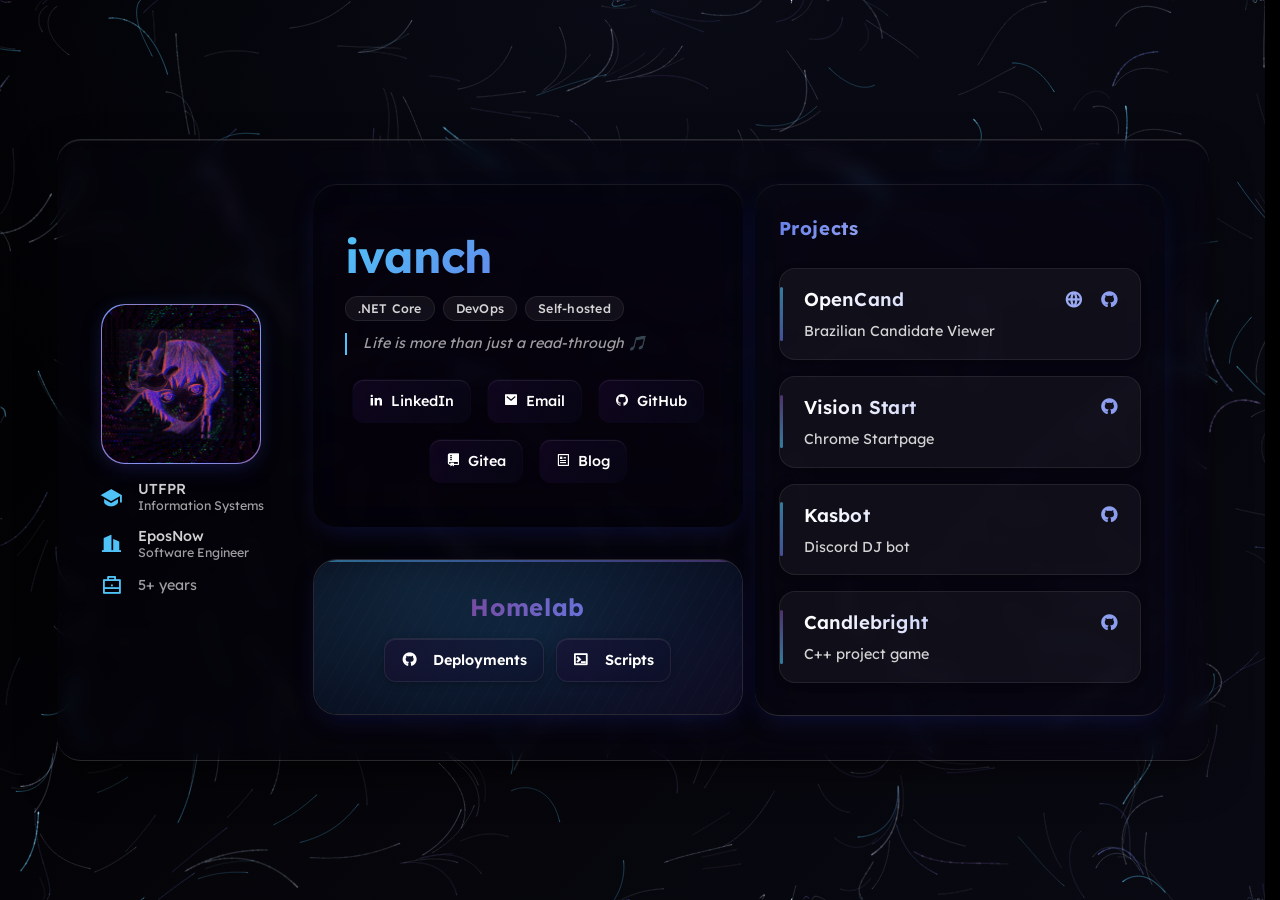
<file: index.html>
<!DOCTYPE html>
<html lang="en">
<head>
    <meta charset="UTF-8">
    <meta name="viewport" content="width=device-width, initial-scale=1.0, viewport-fit=cover">
    <meta name="description" content="ivanch's personal portfolio showcasing projects and homelab setup.">
    <meta name="author" content="ivanch">
    
    <meta name="format-detection" content="telephone=no">
    <meta name="mobile-web-app-capable" content="yes">
    <meta name="apple-mobile-web-app-capable" content="yes">
    <meta name="apple-mobile-web-app-status-bar-style" content="black-translucent">

    <link rel="icon" href="/assets/favicon.ico" type="image/x-icon">

    <title>ivanch</title>
    <link rel="stylesheet" href="css/main.css?v=20261012-1">

    <link rel="stylesheet" href="css/sections/profile.css?v=20261011-2">
    <link rel="stylesheet" href="css/sections/homelab.css?v=20261011-2">
    <link rel="stylesheet" href="css/sections/projects.css?v=20261011-2">
    <link rel="stylesheet" href="css/sections/hero.css?v=20261011-2">

    <link rel="stylesheet" href="css/matrix.css?v=20261012-1">
    <link rel="stylesheet" href="css/button.css">
    
    <!-- Remix Icon subset (only the icons used on this page) -->
    <link rel="stylesheet" href="css/icons.css">
</head>
<body>
    <canvas class="matrix-canvas" id="matrixCanvas"></canvas>

    <main class="main-container">
        <div class="glass hero-card">
            <div class="profile-container">
                <div class="avatar">
                    <img src="/assets/lain.jpg" alt="Avatar" width="320" height="320" decoding="async" />
                </div>
                <div class="profile-info">
                    <div class="profile-info-item">
                        <i class="ri-graduation-cap-fill"></i>
                        <span class="profile-info-value">
                            <span>UTFPR</span>
                            <span>Information Systems</span>
                        </span>
                    </div>
                    <div class="profile-info-item">
                        <i class="ri-building-2-fill"></i>
                        <span class="profile-info-value">
                            <span>EposNow</span>
                            <span>Software Engineer</span>
                        </span>
                    </div>
                    <div class="profile-info-item">
                        <i class="ri-briefcase-line"></i>
                        <span class="profile-info-value">5+ years</span>
                    </div>
                </div>
            </div>
            <div class="hero-details">
                <div class="hero-main-column">
                    <div class="content">
                        <h2 class="name">ivanch</h2>
                        <div class="tech-tags">
                            <span class="tech-tag">.NET Core</span>
                            <span class="tech-tag">DevOps</span>
                            <span class="tech-tag">Self-hosted</span>
                        </div>
                        <em class="quote">Life is more than just a read-through &#127925;</em>
                        <div class="social-links">
                            <a href="https://www.linkedin.com/in/joseivanch/" class="btn social-link" target="_blank" rel="noopener noreferrer" aria-label="LinkedIn">
                                <i class="ri-linkedin-fill"></i> <span>LinkedIn</span>
                            </a>
                            <a href="#" class="btn social-link" id="email-link" aria-label="Copy email address to clipboard">
                                <i class="ri-mail-fill"></i> <span>Email</span>
                            </a>
                            <span class="email-tooltip" id="email-tooltip">Copied!</span>
                            <a href="https://github.com/ivanch" class="btn social-link" target="_blank" rel="noopener noreferrer" aria-label="GitHub">
                                <i class="ri-github-fill"></i> <span>GitHub</span>
                            </a>
                            <a href="https://git.ivanch.me/ivanch" class="btn social-link" target="_blank" rel="noopener noreferrer" aria-label="Gitea">
                                <i class="ri-git-repository-fill"></i> <span>Gitea</span>
                            </a>
                            <a href="https://blog.ivanch.me" class="btn social-link" target="_blank" rel="noopener noreferrer" aria-label="Blog">
                                <i class="ri-article-line"></i> <span>Blog</span>
                            </a>
                        </div>
                    </div>
                    <div class="homelab-section">
                        <div class="homelab-background"></div>
                        <h3 class="homelab-title">Homelab</h3>
                        <div class="homelab-buttons">
                            <a href="https://github.com/ivanch/haven" class="btn homelab-btn" target="_blank" rel="noopener noreferrer" aria-label="Homelab deployments on GitHub"><i class="ri-github-fill"></i> Deployments</a>
                            <a href="https://git.ivanch.me/ivanch/server-scripts" class="btn homelab-btn" target="_blank" rel="noopener noreferrer" aria-label="Homelab server scripts on Gitea"><i class="ri-terminal-box-line"></i> Scripts</a>
                        </div>
                    </div>
                </div>
                <div class="projects-section">
                    <h3 class="projects-title">Projects</h3>
                    <div class="project">
                        <div class="project-title">
                            <span>OpenCand</span>
                            <span class="project-icons">
                                <a href="https://opencand.ivanch.me" class="project-icon-link" target="_blank" rel="noopener noreferrer" aria-label="OpenCand website" title="Website">
                                    <i class="ri-global-line"></i>
                                </a>
                                <a href="https://github.com/ivanch/opencand" class="project-icon-link" target="_blank" rel="noopener noreferrer" aria-label="OpenCand on GitHub" title="GitHub">
                                    <i class="ri-github-fill"></i>
                                </a>
                            </span>
                        </div>
                        <div class="project-desc">Brazilian Candidate Viewer</div>
                    </div>
                    <div class="project">
                        <div class="project-title">
                            <span>Vision Start</span>
                            <span class="project-icons">
                                <a href="https://github.com/ivanch/vision-start" class="project-icon-link" target="_blank" rel="noopener noreferrer" aria-label="Vision Start on GitHub" title="GitHub">
                                    <i class="ri-github-fill"></i>
                                </a>
                            </span>
                        </div>
                        <div class="project-desc">Chrome Startpage</div>
                    </div>
                    <div class="project">
                        <div class="project-title">
                            <span>Kasbot</span>
                            <span class="project-icons">
                                <a href="https://github.com/ivanch/kasbot" class="project-icon-link" target="_blank" rel="noopener noreferrer" aria-label="Kasbot on GitHub" title="GitHub">
                                    <i class="ri-github-fill"></i>
                                </a>
                            </span>
                        </div>
                        <div class="project-desc">Discord DJ bot</div>
                    </div>
                    <div class="project">
                        <div class="project-title">
                            <span>Candlebright</span>
                            <span class="project-icons">
                                <a href="https://github.com/ivanch/candlebright" class="project-icon-link" target="_blank" rel="noopener noreferrer" aria-label="Candlebright on GitHub" title="GitHub">
                                    <i class="ri-github-fill"></i>
                                </a>
                            </span>
                        </div>
                        <div class="project-desc">C++ project game</div>
                    </div>
                </div>
            </div>
        </div>
    </main>

    <script src="js/flowfield.js?v=20261012-1"></script>
    <script src="js/social.js"></script>
</body>
</html>
</file>
<file: css/main.css>
@import url('variables.css');
@import url('https://fonts.googleapis.com/css2?family=Lexend:wght@100..900&display=swap');
@import url('https://fonts.googleapis.com/css2?family=JetBrains+Mono:wght@400..700&display=swap');

* {
    margin: 0;
    padding: 0;
    box-sizing: border-box;
}

html {
    scrollbar-gutter: stable;
}

body {
    font-family: var(--font-family);
    background: var(--background-color);
    min-height: 100vh;
    position: relative;
    color: var(--text-color);
    -webkit-font-smoothing: antialiased;
    -moz-osx-font-smoothing: grayscale;
    -webkit-text-size-adjust: 100%;
    -ms-text-size-adjust: 100%;
}

h1, h2, h3, h4, h5, h6 {
    font-weight: 600;
    color: var(--text-color);
}

a {
    text-decoration: none;
    color: var(--primary-color);
    transition: color var(--dur-fast) var(--ease-out-soft);
}

a:hover {
    color: var(--primary-color-light);
}

ul {
    list-style: none;
}

img {
    max-width: 100%;
    height: auto;
}

/* ------------------------------------------------------------------ */
/* Glass surface (refined shadow animation: calmer two-state pulse)   */
/* ------------------------------------------------------------------ */
.glass {
    background: var(--glass-background);
    backdrop-filter: blur(8px) saturate(140%);
    -webkit-backdrop-filter: blur(8px) saturate(140%);
    border-radius: var(--border-radius-large);
    border-top: 1px solid var(--glass-border);
    border-bottom: 1px solid var(--glass-border);
    box-shadow: var(--shadow-lg), var(--inset-shadow);
    animation: glass-shadow 10s ease-in-out infinite;
}

.main-container {
    --page-gutter: var(--space-lg);
    --page-top: var(--space-xl);
    position: relative;
    margin: 0 auto;
    max-width: 1200px;
    width: 100%;
    min-height: 100vh;
    min-height: 100svh;
    padding: var(--page-top) var(--page-gutter) var(--space-xl);
    display: flex;
    align-items: center;
    justify-content: center;
}

@keyframes fadeInUp {
    from {
        opacity: 0;
        transform: translateY(28px);
    }
    to {
        opacity: 1;
        transform: translateY(0);
    }
}

/* Subtle, calm pulsing shadow for .glass */
@keyframes glass-shadow {
    0%, 100% {
        box-shadow:
            0 8px 24px -6px var(--glass-shadow),
            0 18px 48px -16px var(--dark-shadow-20),
            inset 0 1px 0 rgba(255, 255, 255, 0.08);
    }
    50% {
        box-shadow:
            0 12px 32px -6px var(--tertiary-color-20),
            0 28px 72px -24px var(--dark-shadow-18),
            inset 0 1px 0 rgba(255, 255, 255, 0.1);
    }
}

.content {
    color: var(--text-color);
    background: rgba(0, 0, 0, 0.12);
    backdrop-filter: blur(32px) saturate(180%) brightness(1.08);
    -webkit-backdrop-filter: blur(32px) saturate(180%) brightness(1.08);
    border-radius: var(--border-radius-large);
    box-shadow: var(--shadow-md), var(--inset-shadow);
    padding: var(--space-2xl) var(--space-xl);
    transition: background var(--dur-med) var(--ease-out-soft),
                box-shadow var(--dur-med) var(--ease-out-soft);
    min-width: 0;
    width: 100%;
}

/* ------------------------------------------------------------------ */
/* Accessibility                                                       */
/* ------------------------------------------------------------------ */
:focus-visible {
    outline: 2px solid var(--primary-500);
    outline-offset: 2px;
    border-radius: var(--radius-sm);
}

@media (prefers-reduced-motion: reduce) {
    .glass {
        animation: none !important;
    }
    *, *::before, *::after {
        animation-duration: 0.001ms !important;
        animation-iteration-count: 1 !important;
        transition-duration: 0.001ms !important;
        scroll-behavior: auto !important;
    }
}

/* High DPI display optimizations */
@media only screen and (-webkit-min-device-pixel-ratio: 2),
       only screen and (min--moz-device-pixel-ratio: 2),
       only screen and (-o-min-device-pixel-ratio: 2/1),
       only screen and (min-device-pixel-ratio: 2),
       only screen and (min-resolution: 192dpi),
       only screen and (min-resolution: 2dppx) {
    .glass {
        backdrop-filter: blur(12px) saturate(140%);
        -webkit-backdrop-filter: blur(12px) saturate(140%);
    }
    .content {
        backdrop-filter: blur(40px) saturate(180%) brightness(1.08);
        -webkit-backdrop-filter: blur(40px) saturate(180%) brightness(1.08);
    }
}

/* ------------------------------------------------------------------ */
/* Mobile responsive layout                                            */
/* Keep the page in normal flow so short screens can scroll fully.    */
/* ------------------------------------------------------------------ */
@media (max-width: 1024px) {
    .main-container {
        --page-gutter: var(--space-md);
        align-items: flex-start;
    }

    .content {
        padding: var(--space-xl) var(--space-lg);
    }
}

@media (max-width: 480px) {
    .main-container {
        --page-gutter: var(--space-xs);
        --page-top: var(--space-md);
    }

    .content {
        padding: var(--space-lg) var(--space-md);
    }
}

/* Leave room for notches and the home indicator in landscape, too. */
@supports (padding: max(0px, env(safe-area-inset-left))) {
    .main-container {
        padding-top: max(var(--page-top), env(safe-area-inset-top));
        padding-left: max(var(--page-gutter), env(safe-area-inset-left));
        padding-right: max(var(--page-gutter), env(safe-area-inset-right));
        padding-bottom: max(var(--space-xl), env(safe-area-inset-bottom));
    }
}
</file>
<file: css/sections/profile.css>
.profile-container {
    position: relative;
}

.avatar {
    width: 160px;
    height: 160px;
    border-radius: var(--border-radius-large);
    background: linear-gradient(135deg, var(--secondary-500) 0%, var(--tertiary-500) 100%);
    display: flex;
    align-items: center;
    justify-content: center;
    color: var(--text-color);
    position: relative;
    border: 1px solid var(--glass-border-strong);
    box-shadow:
        var(--shadow-md),
        0 0 0 1px rgba(255, 255, 255, 0.04) inset;
    isolation: isolate;
}

/* Idle glow ring — slow, low amplitude, "alive" feel */
.avatar::after {
    content: "";
    position: absolute;
    inset: -1px;
    border-radius: inherit;
    background: conic-gradient(from 0deg,
            var(--primary-500),
            var(--secondary-500),
            var(--tertiary-400),
            var(--primary-500));
    filter: blur(8px) saturate(120%);
    opacity: 0.09;
    z-index: -1;
    animation: avatar-glow 12s linear infinite;
}

.avatar img {
    width: 100%;
    height: 100%;
    object-fit: cover;
    border-radius: var(--border-radius-large);
    position: relative;
    z-index: 2;
}

/* ------------------------------------------------------------------ */
/* Real glitch on hover                                               */
/* Two pseudo-layered clones (R + B channel shift + sliced clip-path) */
/* are generated via JS on .avatar; styles here control the animation.*/
/* ------------------------------------------------------------------ */
.avatar .glitch-layer {
    position: absolute;
    inset: 0;
    width: 100%;
    height: 100%;
    object-fit: cover;
    border-radius: var(--border-radius-large);
    pointer-events: none;
    opacity: 0;
    z-index: 3;
    mix-blend-mode: screen;
    transition: opacity 0.05s ease;
}

.avatar:hover .glitch-layer {
    opacity: 1;
}

.avatar .glitch-layer.r {
    filter: url("data:image/svg+xml,%3Csvg%20xmlns='http://www.w3.org/2000/svg'%3E%3Cfilter%20id='red'%3E%3CfeColorMatrix%20type='matrix'%20values='1%200%200%200%200%200%200%200%200%200%200%200%200%200%200%200%200%200%201%200'/%3E%3C/filter%3E%3C/svg%3E%23red");
}

.avatar:hover .glitch-layer.r {
    animation: glitch-anim-r 0.6s linear infinite;
}

.avatar .glitch-layer.b {
    filter: url("data:image/svg+xml,%3Csvg%20xmlns='http://www.w3.org/2000/svg'%3E%3Cfilter%20id='cyan'%3E%3CfeColorMatrix%20type='matrix'%20values='0%200%200%200%200%200%201%200%200%200%200%200%201%200%200%200%200%200%201%200'/%3E%3C/filter%3E%3C/svg%3E%23cyan");
}

.avatar:hover .glitch-layer.b {
    animation: glitch-anim-b 0.45s linear infinite;
}

@keyframes glitch-anim-r {
    0% {
        clip-path: inset(20% 0 60% 0);
        transform: translate(-4px, -2px) skewX(-2deg);
    }

    10% {
        clip-path: inset(65% 0 10% 0);
        transform: translate(3px, 2px) skewX(4deg);
    }

    20% {
        clip-path: inset(5% 0 85% 0);
        transform: translate(-2px, -3px) skewX(-1deg);
    }

    30% {
        clip-path: inset(80% 0 5% 0);
        transform: translate(4px, 1px) skewX(2deg);
    }

    40% {
        clip-path: inset(45% 0 45% 0);
        transform: translate(-3px, 3px) skewX(-4deg);
    }

    50% {
        clip-path: inset(12% 0 75% 0);
        transform: translate(2px, -1px) skewX(1deg);
    }

    60% {
        clip-path: inset(90% 0 2% 0);
        transform: translate(-5px, 2px) skewX(-3deg);
    }

    70% {
        clip-path: inset(30% 0 55% 0);
        transform: translate(3px, -2px) skewX(5deg);
    }

    80% {
        clip-path: inset(72% 0 18% 0);
        transform: translate(-1px, 4px) skewX(-2deg);
    }

    90% {
        clip-path: inset(50% 0 35% 0);
        transform: translate(5px, -1px) skewX(3deg);
    }

    100% {
        clip-path: inset(20% 0 60% 0);
        transform: translate(-4px, -2px) skewX(-2deg);
    }
}

@keyframes glitch-anim-b {
    0% {
        clip-path: inset(50% 0 30% 0);
        transform: translate(4px, 2px) skewX(3deg);
    }

    10% {
        clip-path: inset(15% 0 75% 0);
        transform: translate(-3px, -2px) skewX(-2deg);
    }

    20% {
        clip-path: inset(85% 0 5% 0);
        transform: translate(2px, 3px) skewX(4deg);
    }

    30% {
        clip-path: inset(35% 0 55% 0);
        transform: translate(-4px, -1px) skewX(-1deg);
    }

    40% {
        clip-path: inset(70% 0 15% 0);
        transform: translate(3px, -3px) skewX(2deg);
    }

    50% {
        clip-path: inset(5% 0 90% 0);
        transform: translate(-2px, 2px) skewX(-4deg);
    }

    60% {
        clip-path: inset(40% 0 45% 0);
        transform: translate(5px, -2px) skewX(1deg);
    }

    70% {
        clip-path: inset(60% 0 25% 0);
        transform: translate(-3px, 4px) skewX(-3deg);
    }

    80% {
        clip-path: inset(22% 0 68% 0);
        transform: translate(1px, -4px) skewX(5deg);
    }

    90% {
        clip-path: inset(95% 0 1% 0);
        transform: translate(-5px, 1px) skewX(-2deg);
    }

    100% {
        clip-path: inset(50% 0 30% 0);
        transform: translate(4px, 2px) skewX(3deg);
    }
}

@keyframes avatar-glow {
    0% {
        transform: rotate(0deg);
    }

    100% {
        transform: rotate(360deg);
    }
}

/* Remove leftover unused label rule; color: #222 was invisible on black */
.profile-info {
    margin-top: var(--space-md);
    display: flex;
    flex-direction: column;
    gap: var(--space-sm);
    align-items: flex-start;
}

.profile-info-item {
    display: flex;
    flex-direction: row;
    align-items: center;
    gap: var(--space-sm);
    font-size: var(--text-sm);
    background: none;
    border-radius: 0;
    padding: 0;
    box-shadow: none;
    transition: none;
}

.profile-info-item i {
    font-size: 1.3rem;
    color: var(--primary-500);
    margin-right: var(--space-2xs);
    flex-shrink: 0;
}

.profile-info-value {
    color: var(--text-color-mid);
    font-weight: 400;
    display: flex;
    flex-direction: column;
    line-height: 1.3;
}

.profile-info-value span {
    display: block;
}

.profile-info-value span:first-child {
    color: var(--text-color-light);
    font-weight: 500;
}

.profile-info-value span:last-child {
    color: var(--text-color-mid);
    font-size: var(--text-xs);
}

/* ------------------------------------------------------------------ */
/* Responsive                                                          */
/* ------------------------------------------------------------------ */
@media (min-width: 769px) and (max-width: 1024px) {
    .profile-container {
        display: flex;
        align-items: center;
        justify-content: center;
        gap: var(--space-xl);
    }

    .profile-container .profile-info {
        margin-top: 0;
        align-items: flex-start;
        text-align: left;
    }

    .profile-container .avatar {
        margin: 0;
        flex-shrink: 0;
    }
}

@media (max-width: 1024px) {
    .profile-info {
        align-items: center;
        margin-top: var(--space-lg);
    }

    .avatar {
        width: 140px;
        height: 140px;
        margin: 0 auto;
    }
}

@media (max-width: 768px) {
    .profile-container {
        text-align: center;
    }

    .profile-info {
        align-items: center;
        margin-top: var(--space-lg);
    }

    .profile-info-item {
        justify-content: center;
        text-align: center;
    }

    .avatar {
        width: 140px;
        height: 140px;
        margin: 0 auto;
    }
}

@media (max-width: 480px) {
    .profile-info {
        gap: var(--space-sm);
        margin-top: var(--space-md);
    }

    .profile-info-item {
        font-size: var(--text-sm);
        flex-direction: row;
        gap: var(--space-xs);
    }

    .profile-info-item i {
        font-size: 1.2rem;
        margin-right: var(--space-2xs);
    }

    .avatar {
        width: 120px;
        height: 120px;
    }
}

@media (max-width: 380px) {
    .avatar {
        width: 100px;
        height: 100px;
    }

    .profile-info-item {
        font-size: var(--text-sm);
    }
}
</file>
<file: css/sections/homelab.css>
.homelab-section {
    padding: var(--space-xl) var(--space-lg);
    background: rgba(20, 20, 30, 0.10);
    backdrop-filter: blur(48px);
    -webkit-backdrop-filter: blur(48px);
    border-radius: var(--border-radius-large);
    box-shadow: var(--shadow-md), var(--inset-shadow);
    border: 1px solid var(--glass-border);
    min-width: 0;
    width: 100%;
    align-self: stretch;
    display: flex;
    flex-direction: column;
    gap: var(--space-md);
    position: relative;
    overflow: hidden;
    text-align: center;
    transition: transform var(--dur-med) var(--ease-out-soft),
                border-color var(--dur-med) var(--ease-out-soft),
                box-shadow var(--dur-med) var(--ease-out-soft);
}

.homelab-section::before {
    content: "";
    position: absolute;
    top: 0;
    left: 0;
    width: 100%;
    height: 2px;
    background: var(--accent-gradient);
    opacity: 0.5;
    transition: opacity var(--dur-med) var(--ease-out-soft),
                box-shadow var(--dur-med) var(--ease-out-soft);
    z-index: 2;
}

.homelab-section:hover {
    transform: translateY(-2px);
    border-color: rgba(79, 195, 247, 0.25);
    box-shadow: var(--shadow-lg), var(--accent-glow-ring);
}

.homelab-section:hover::before {
    opacity: 1;
    box-shadow: 0 0 8px var(--primary-500);
}

/* Calm aurora background — single tasteful radial + fine grid overlay */
.homelab-background {
    position: absolute;
    top: 0;
    left: 0;
    width: 100%;
    height: 100%;
    z-index: -1;
    background:
        radial-gradient(120% 140% at 15% 10%, rgba(79, 195, 247, 0.16) 0%, rgba(6, 18, 38, 0) 50%),
        radial-gradient(120% 140% at 85% 90%, rgba(118, 75, 162, 0.16) 0%, rgba(10, 6, 24, 0) 55%),
        linear-gradient(135deg, rgba(10, 14, 30, 0.92) 0%, rgba(12, 22, 44, 0.88) 50%, rgba(14, 10, 36, 0.9) 100%);
    background-size: 160% 160%, 170% 170%, 100% 100%;
    animation: homelab-aurora 14s ease-in-out infinite;
    filter: saturate(1.1);
    transition: opacity var(--dur-med) var(--ease-out-soft),
                filter var(--dur-med) var(--ease-out-soft);
}

.homelab-section:hover .homelab-background {
    opacity: 0.95;
    filter: saturate(1.25) brightness(1.05);
}

.homelab-background::after {
    content: "";
    position: absolute;
    inset: 0;
    background:
        repeating-linear-gradient(
            120deg,
            rgba(120, 220, 255, 0.035) 0px,
            rgba(120, 220, 255, 0.035) 1px,
            rgba(10, 12, 24, 0) 1px,
            rgba(10, 12, 24, 0) 12px
        );
    mix-blend-mode: screen;
    opacity: 0.5;
    animation: homelab-grid 32s linear infinite;
    pointer-events: none;
}

.homelab-background::before {
    content: "";
    position: absolute;
    inset: 0;
    background: radial-gradient(80% 80% at 50% 50%, rgba(8, 12, 24, 0) 0%, rgba(8, 12, 24, 0.4) 70%, rgba(8, 12, 24, 0.7) 100%);
    pointer-events: none;
}

@keyframes homelab-aurora {
    0% {
        background-position: 0% 50%, 100% 40%, 0% 0%;
    }
    50% {
        background-position: 80% 40%, 20% 50%, 0% 0%;
    }
    100% {
        background-position: 0% 50%, 100% 40%, 0% 0%;
    }
}

@keyframes homelab-grid {
    0% { transform: translate3d(0, 0, 0); }
    100% { transform: translate3d(6%, 0, 0); }
}

@keyframes gradient-animation {
    0% { background-position: 0% 50%; }
    50% { background-position: 100% 50%; }
    100% { background-position: 0% 50%; }
}

/* Consolidated animated gradient title — shared utility across sections */
.homelab-title {
    font-size: var(--text-lg);
    font-weight: 700;
    margin: 0 auto;
    letter-spacing: 0.03em;
    background: linear-gradient(270deg,
            var(--primary-500),
            var(--secondary-500),
            var(--tertiary-500),
            var(--primary-color-light),
            var(--primary-500),
            var(--secondary-500),
            var(--tertiary-500));
    background-size: 800% 800%;
    -webkit-background-clip: text;
    -webkit-text-fill-color: transparent;
    background-clip: text;
    animation: gradient-animation 25s ease infinite;
}

.homelab-buttons {
    display: flex;
    gap: var(--space-sm);
    flex-wrap: wrap;
    justify-content: center;
    margin-top: auto;
    z-index: 2;
}

.homelab-buttons > a.homelab-btn {
    display: inline-flex;
    align-items: center;
    justify-content: center;
    padding: var(--space-sm) var(--space-md);
    border: 1px solid var(--surface-divider);
    border-radius: var(--radius-md);
    color: var(--text-color);
    font-weight: 600;
    text-decoration: none;
    min-height: 44px;
    font-size: var(--text-sm);
    background: var(--button-gradient);
    backdrop-filter: blur(10px);
    -webkit-backdrop-filter: blur(10px);
    box-shadow: var(--shadow-sm), var(--inset-shadow);
    transition: background var(--dur-fast) var(--ease-out-soft),
                border-color var(--dur-fast) var(--ease-out-soft),
                transform var(--dur-fast) var(--ease-out-soft),
                box-shadow var(--dur-fast) var(--ease-out-soft);
}

.homelab-buttons > a.homelab-btn i {
    margin-right: var(--space-xs);
    font-size: 1.1em;
    transition: transform var(--dur-fast) var(--ease-out-soft);
}

.homelab-buttons > a.homelab-btn:hover,
.homelab-buttons > a.homelab-btn:focus-visible {
    background: var(--button-hover-gradient);
    border-color: rgba(79, 195, 247, 0.4);
    transform: translateY(-1px) scale(1.012);
    box-shadow: var(--shadow-md), var(--accent-glow-ring);
}

.homelab-buttons > a.homelab-btn:hover i,
.homelab-buttons > a.homelab-btn:focus-visible i {
    transform: translateX(1px) scale(1.1);
}

/* ------------------------------------------------------------------ */
/* Responsive                                                          */
/* ------------------------------------------------------------------ */
@media (max-width: 768px) {
    .homelab-section {
        padding: var(--space-xl) var(--space-md);
    }

    .homelab-title {
        font-size: var(--text-md);
    }

    .homelab-buttons {
        justify-content: center;
    }
}

@media (max-width: 480px) {
    .homelab-section {
        padding: var(--space-lg) var(--space-md);
        gap: var(--space-md);
    }

    .homelab-title {
        font-size: var(--text-md);
    }

    .homelab-buttons {
        gap: var(--space-sm);
        flex-direction: column;
        align-items: stretch;
    }

    .homelab-btn {
        width: 100%;
        justify-content: center;
    }
}
</file>
<file: css/sections/projects.css>
.projects-section {
    display: flex;
    flex-direction: column;
    gap: var(--space-md);
    padding: var(--space-xl) var(--space-lg);
    background: rgba(20, 20, 30, 0.10);
    backdrop-filter: blur(24px) saturate(140%) brightness(1.08);
    -webkit-backdrop-filter: blur(24px) saturate(140%) brightness(1.08);
    border-radius: var(--border-radius-large);
    box-shadow: var(--shadow-md), var(--inset-shadow);
    border-bottom: 1px solid var(--glass-border);
    min-width: 0;
    width: 100%;
    align-self: stretch;
}

.projects-title {
    font-size: var(--text-md);
    font-weight: 700;
    margin-bottom: var(--space-sm);
    color: var(--text-color);
    letter-spacing: 0.03em;
    background: linear-gradient(135deg, var(--secondary-500) 0%, var(--text-color) 100%);
    -webkit-background-clip: text;
    -webkit-text-fill-color: transparent;
    background-clip: text;
}

/* ------------------------------------------------------------------ */
/* Project cards — unified surface + accent left bar                  */
/* nth-of-type replaces nth-child so .projects-title doesn't shift    */
/* the odd/even alternation (bug fix).                                */
/* ------------------------------------------------------------------ */
.project {
    position: relative;
    padding: var(--space-md) var(--space-md) var(--space-md) var(--space-lg);
    border-radius: var(--border-radius);
    background: var(--surface-raised);
    border: 1px solid var(--surface-divider);
    box-shadow: var(--shadow-sm);
    display: flex;
    flex-direction: column;
    gap: var(--space-2xs);
    transition: transform var(--dur-med) var(--ease-out-soft),
                box-shadow var(--dur-med) var(--ease-out-soft),
                border-color var(--dur-med) var(--ease-out-soft),
                filter var(--dur-med) var(--ease-out-soft);
    overflow: hidden;
}

/* Thin accent bar — rotating accent color per card */
.project::before {
    content: "";
    position: absolute;
    left: 0;
    top: 50%;
    transform: translateY(-50%);
    width: 3px;
    height: 60%;
    border-radius: var(--radius-pill);
    background: var(--primary-500);
    opacity: 0.6;
    transition: height var(--dur-med) var(--ease-out-soft),
                opacity var(--dur-med) var(--ease-out-soft);
}

.project:nth-of-type(odd)::before {
    background: linear-gradient(var(--primary-500), var(--secondary-500));
}

.project:nth-of-type(even)::before {
    background: linear-gradient(var(--tertiary-500), var(--primary-500));
}

.project:hover,
.project:focus-within {
    transform: translateY(-2px);
    box-shadow: var(--shadow-md), var(--accent-glow-ring);
    border-color: rgba(79, 195, 247, 0.3);
    filter: brightness(1.05) saturate(1.08);
}

.project:hover::before,
.project:focus-within::before {
    height: 85%;
    opacity: 1;
}

.project-title {
    font-size: var(--text-md);
    font-weight: 600;
    color: var(--text-color);
    margin-bottom: var(--space-2xs);
    letter-spacing: 0.01em;
    background: linear-gradient(90deg, var(--text-color) 0%, var(--secondary-400) 100%);
    -webkit-background-clip: text;
    -webkit-text-fill-color: transparent;
    background-clip: text;
    position: relative;
    display: flex;
    align-items: center;
    justify-content: space-between;
    gap: var(--space-sm);
}

.project-icons {
    display: flex;
    gap: var(--space-xs);
    align-items: center;
    flex: 0 0 auto;
    flex-wrap: nowrap;
}

/* Let titles wrap while keeping the action links available. */
.project-title > span:first-child {
    flex: 1 1 auto;
    min-width: 0;
    overflow-wrap: anywhere;
}

.project-icon-link {
    display: inline-flex;
    align-items: center;
    justify-content: center;
    width: 28px;
    height: 28px;
    border-radius: var(--radius-sm);
    color: var(--text-color-light);
    transition: background var(--dur-fast) var(--ease-out-soft),
                color var(--dur-fast) var(--ease-out-soft);
}

.project-icon-link:hover,
.project-icon-link:focus-visible {
    color: var(--primary-500);
    background: rgba(79, 195, 247, 0.12);
}

.project-desc {
    font-size: var(--text-sm);
    color: var(--text-color-light);
    font-weight: 400;
    line-height: 1.5;
}

/* ------------------------------------------------------------------ */
/* Responsive                                                          */
/* ------------------------------------------------------------------ */
@media (max-width: 1024px) {
    .project-icon-link {
        width: 44px;
        height: 44px;
    }
}

@media (pointer: coarse) {
    .project-icon-link {
        width: 44px;
        height: 44px;
    }
}

@media (max-width: 768px) {
    .projects-section {
        padding: var(--space-xl) var(--space-md);
        gap: var(--space-md);
    }

    .projects-title {
        font-size: var(--text-md);
        text-align: center;
        margin-bottom: var(--space-sm);
    }
}

@media (max-width: 480px) {
    .projects-section {
        padding: var(--space-lg) var(--space-md);
        gap: var(--space-sm);
    }

    .projects-title {
        font-size: var(--text-md);
    }

    .project {
        padding: var(--space-md) var(--space-sm) var(--space-md) var(--space-md);
    }

    .project-title {
        font-size: var(--text-sm);
    }

    .project-desc {
        font-size: var(--text-sm);
    }

    .project-icons {
        gap: var(--space-2xs);
    }
}

@media (max-width: 380px) {
    .project {
        padding: var(--space-sm) var(--space-xs) var(--space-sm) var(--space-sm);
    }

    .project-title {
        font-size: var(--text-sm);
        flex-direction: row;
        align-items: center;
        gap: var(--space-xs);
    }
}
</file>
<file: css/sections/hero.css>
/* ------------------------------------------------------------------ */
/* Hero card layout                                                   */
/* ------------------------------------------------------------------ */
.hero-card {
    padding: var(--space-2xl);
    width: 100%;
    display: grid;
    grid-template-columns: 180px minmax(0, 1fr);
    gap: var(--space-xl);
    align-items: center;
    animation: fadeInUp 0.8s var(--ease-out-expo);
}

.hero-details {
    display: grid;
    grid-template-columns: minmax(0, 1.05fr) minmax(0, 1fr);
    gap: var(--space-sm);
    align-items: stretch;
    min-width: 0;
    width: 100%;
    justify-content: flex-start;
}

.hero-main-column {
    display: flex;
    flex-direction: column;
    gap: var(--space-xl);
    flex: 1 1 auto;
    min-width: 0;
}

/* ------------------------------------------------------------------ */
/* Name / description / quote                                          */
/* ------------------------------------------------------------------ */
.name {
    font-size: var(--text-2xl);
    font-weight: 700;
    margin-bottom: var(--space-sm);
    background: var(--accent-gradient-text);
    -webkit-background-clip: text;
    -webkit-text-fill-color: transparent;
    background-clip: text;
    letter-spacing: -0.5px;
}

/* Terminal caret — blinks subtly after the name */
/* Tech chips for the skill tags line */
.tech-tags {
    display: flex;
    flex-wrap: wrap;
    gap: var(--space-xs);
    margin-bottom: var(--space-sm);
}

.tech-tag {
    display: inline-flex;
    align-items: center;
    padding: var(--space-2xs) var(--space-sm);
    font-size: var(--text-xs);
    font-weight: 500;
    color: var(--text-color-light);
    background: rgba(255, 255, 255, 0.05);
    border: 1px solid var(--surface-divider);
    border-radius: var(--radius-pill);
    letter-spacing: 0.02em;
    transition: background var(--dur-fast) var(--ease-out-soft),
                color var(--dur-fast) var(--ease-out-soft);
}

/* Styled pull-quote (the Lain line) */
.quote {
    display: block;
    margin-top: var(--space-sm);
    margin-bottom: var(--space-lg);
    padding-left: var(--space-md);
    font-size: var(--text-sm);
    color: var(--text-color-mid);
    font-style: italic;
    border-left: 2px solid var(--primary-500);
    line-height: 1.5;
}

/* ------------------------------------------------------------------ */
/* Social links                                                       */
/* ------------------------------------------------------------------ */
.social-links {
    display: flex;
    gap: var(--space-md);
    flex-wrap: wrap;
    justify-content: center;
    align-items: center;
    margin-top: var(--space-sm);
    position: relative;
}

.social-link {
    display: inline-flex;
    align-items: center;
    gap: var(--space-sm);
    transition: transform var(--dur-fast) var(--ease-out-soft),
                box-shadow var(--dur-fast) var(--ease-out-soft);
}

.social-link:hover {
    transform: translateY(-2px);
}

/* ------------------------------------------------------------------ */
/* Email tooltip (consolidated — was duplicated in original CSS)      */
/* ------------------------------------------------------------------ */
.email-tooltip {
    position: absolute;
    left: 50%;
    top: -32px;
    transform: translateX(-50%) scale(1);
    background: rgba(20, 22, 32, 0.96);
    color: #fff;
    padding: var(--space-xs) var(--space-md);
    border-radius: var(--radius-sm);
    border: 1px solid var(--glass-border);
    font-size: var(--text-sm);
    font-weight: 500;
    box-shadow: var(--shadow-md);
    opacity: 0;
    visibility: hidden;
    pointer-events: none;
    transition: opacity var(--dur-fast) var(--ease-out-soft),
                transform var(--dur-fast) var(--ease-out-soft);
    z-index: 10;
    white-space: nowrap;
}

.email-tooltip.is-visible {
    opacity: 1;
    visibility: visible;
    transform: translateX(-50%) translateY(-75%);
}

.email-tooltip::after {
    content: "";
    position: absolute;
    bottom: -5px;
    left: 50%;
    transform: translateX(-50%) rotate(45deg);
    width: 8px;
    height: 8px;
    background: rgba(20, 22, 32, 0.96);
    border-right: 1px solid var(--glass-border);
    border-bottom: 1px solid var(--glass-border);
}

/* ------------------------------------------------------------------ */
/* Responsive                                                          */
/* ------------------------------------------------------------------ */
@media (max-width: 1024px) {
    .hero-details {
        gap: var(--space-xl);
    }

    .hero-card {
        grid-template-columns: 1fr;
        text-align: center;
    }

    .hero-main-column {
        width: 100%;
        align-items: stretch;
    }

    .tech-tags {
        justify-content: center;
    }
}

@media (max-width: 768px) {
    .hero-card {
        grid-template-columns: 1fr;
        gap: var(--space-xl);
        padding: var(--space-xl) var(--space-lg);
        text-align: center;
    }

    .hero-details {
        grid-template-columns: minmax(0, 1fr);
        gap: var(--space-lg);
    }

    .name {
        font-size: var(--text-2xl);
    }

    .social-links {
        justify-content: center;
        gap: var(--space-sm);
    }
}

@media (max-width: 480px) {
    .hero-card {
        padding: var(--space-lg) var(--space-md);
    }

    .social-links {
        display: grid;
        grid-template-columns: repeat(2, minmax(0, 1fr));
        gap: var(--space-sm);
    }

    .social-link {
        padding: var(--space-sm) var(--space-md);
        font-size: var(--text-sm);
        min-width: 0;
        justify-content: center;
    }

    .social-link:last-child {
        grid-column: 1 / -1;
    }

    .social-link i {
        font-size: 16px;
    }
}
</file>
<file: css/matrix.css>
.matrix-canvas {
    position: fixed;
    top: 0;
    left: 0;
    width: 100%;
    height: 100%;
    z-index: -1;
    pointer-events: none;
    overflow: hidden;
    background: rgba(0, 0, 0, 0.88);
    /* Colors are pre-dimmed (x0.7) rather than using `filter: brightness()`,
       which would re-filter the whole animated canvas every frame. The
       particle colors get the same treatment in js/flowfield.js. */
    background-image:
        radial-gradient(120% 100% at 50% 0%, rgba(14, 17, 34, 0.55) 0%, rgba(0, 0, 0, 0) 60%),
        linear-gradient(135deg, rgba(0, 0, 0, 0.9) 0%, rgba(13, 13, 27, 0.72) 100%);
}

/* CSS only on phones/tablets and for reduced motion: no canvas work. */
/* Keep this query in sync with js/flowfield.js. */
@media (max-width: 1024px), (pointer: coarse), (prefers-reduced-motion: reduce) {
    body {
        background:
            radial-gradient(ellipse at 0% 0%, rgba(79, 195, 247, 0.18), transparent 55%),
            radial-gradient(ellipse at 100% 65%, rgba(118, 75, 162, 0.22), transparent 60%),
            linear-gradient(150deg, #0b1220, #100c1c);
    }

    .matrix-canvas,
    .avatar .glitch-layer {
        display: none;
    }

    .main-container .glass,
    .avatar::after,
    .homelab-background,
    .homelab-background::after,
    .homelab-title {
        animation: none;
    }

    /* Avoid blur compositing work while scrolling. */
    body .main-container :is(.glass, .content, .projects-section, .homelab-section, .btn) {
        backdrop-filter: none;
        -webkit-backdrop-filter: none;
    }
}
</file>
<file: css/button.css>
.btn {
    padding: var(--space-sm) var(--space-md);
    border: 1px solid transparent;
    border-radius: var(--radius-md);
    font-weight: 500;
    font-size: var(--text-sm);
    color: var(--text-color);
    background: var(--button-gradient);
    backdrop-filter: blur(10px);
    -webkit-backdrop-filter: blur(10px);
    box-shadow: var(--shadow-sm), var(--inset-shadow);
    transition:
        background var(--dur-fast) var(--ease-out-soft),
        transform var(--dur-fast) var(--ease-out-soft),
        box-shadow var(--dur-fast) var(--ease-out-soft);
    position: relative;
    overflow: hidden;
    display: inline-flex;
    align-items: center;
    justify-content: center;
    gap: var(--space-xs);
    min-height: 44px;
    text-align: center;
    -webkit-tap-highlight-color: transparent;
}

.btn::before {
    content: "";
    position: absolute;
    inset: 0;
    background: linear-gradient(120deg, transparent 30%, rgba(255, 255, 255, 0.06) 50%, transparent 70%);
    transform: translateX(-100%);
    transition: transform var(--dur-med) var(--ease-out-soft);
    pointer-events: none;
}

.btn:hover,
.btn:focus-visible {
    background: var(--button-hover-gradient);
    transform: translateY(-1px) scale(1.012);
    box-shadow: var(--shadow-md), var(--accent-glow-ring);
    color: var(--text-color);
}

.btn:hover::before,
.btn:focus-visible::before {
    transform: translateX(100%);
}

.btn:active {
    transform: translateY(0) scale(0.99);
}

@media (max-width: 768px) {
    .btn {
        min-height: 48px;
        padding: var(--space-md) var(--space-lg);
        font-size: var(--text-sm);
    }
}

@media (max-width: 480px) {
    .btn {
        padding: var(--space-sm) var(--space-md);
    }
}
</file>
<file: css/icons.css>
/*
* Remix Icon v3.5.0 (subset)
* https://remixicon.com
* Released under the Apache License Version 2.0
*
* Only the icons used by the site are included. The font file is a subset of
* remixicon.woff2 that contains just these glyphs. To add an icon, copy its
* rule from the full remixicon.css and re-subset the font with its codepoint.
*/
@font-face {
  font-family: "remixicon";
  src: url("../assets/fonts/remixicon-subset.woff2") format("woff2");
  font-weight: normal;
  font-style: normal;
  font-display: swap;
}

[class^="ri-"], [class*=" ri-"] {
  font-family: 'remixicon' !important;
  font-style: normal;
  -webkit-font-smoothing: antialiased;
  -moz-osx-font-smoothing: grayscale;
}

.ri-article-line:before { content: "\ea7e"; }
.ri-briefcase-line:before { content: "\eaf5"; }
.ri-building-2-fill:before { content: "\eb08"; }
.ri-git-repository-fill:before { content: "\edc6"; }
.ri-github-fill:before { content: "\edca"; }
.ri-global-line:before { content: "\edcf"; }
.ri-graduation-cap-fill:before { content: "\f332"; }
.ri-home-5-line:before { content: "\ee1f"; }
.ri-linkedin-fill:before { content: "\eeb5"; }
.ri-mail-fill:before { content: "\eef3"; }
.ri-terminal-box-line:before { content: "\f1f6"; }
</file>
